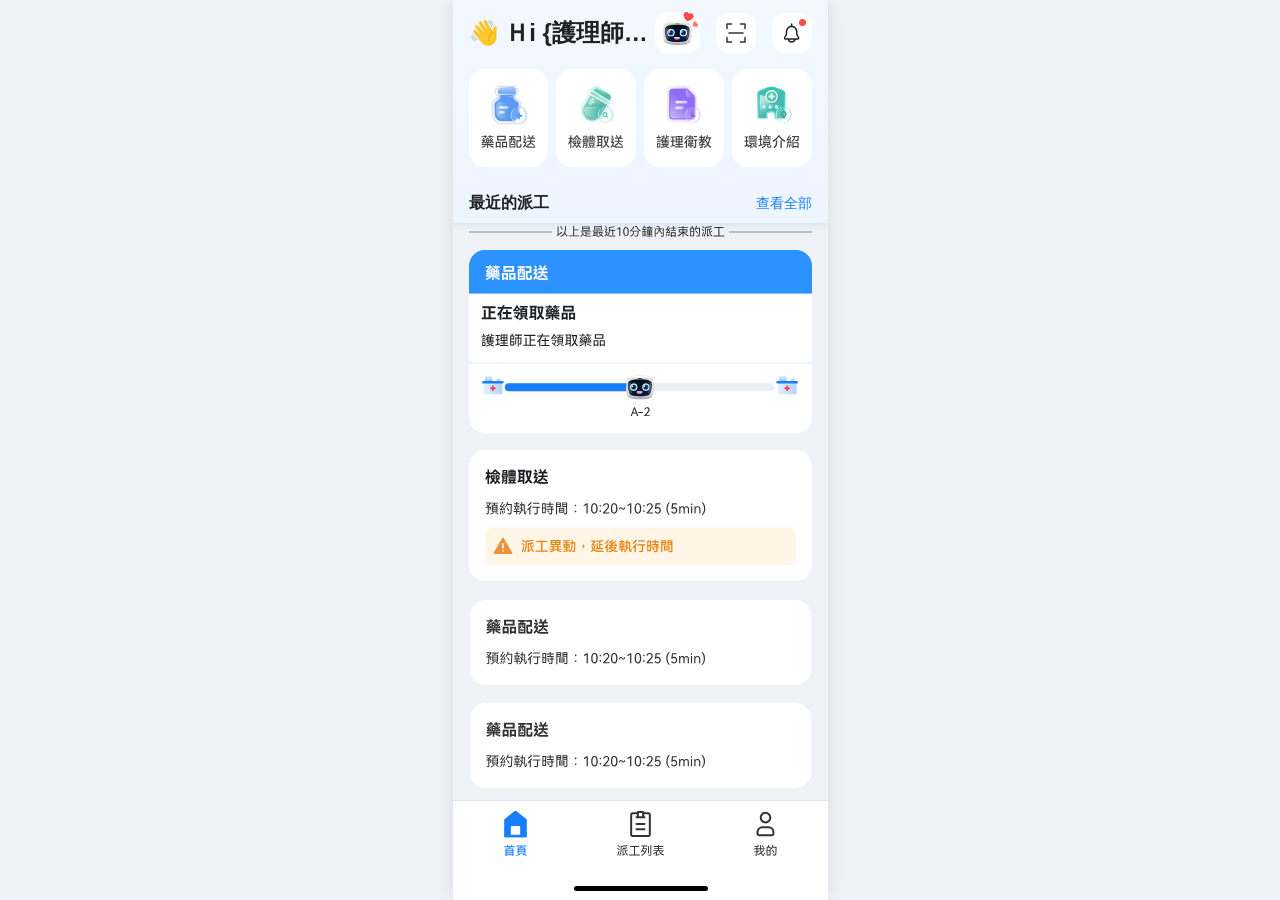
<file: index.html>
<!DOCTYPE html>
<html lang="zh-TW">
<head>
  <meta charset="UTF-8">
  <meta name="viewport" content="width=device-width, initial-scale=1.0, maximum-scale=1.0, user-scalable=no, viewport-fit=cover">
  <meta name="apple-mobile-web-app-capable" content="yes">
  <meta name="apple-mobile-web-app-status-bar-style" content="black-translucent">
  <meta http-equiv="Cache-Control" content="no-cache, no-store, must-revalidate">
  <meta http-equiv="Pragma" content="no-cache">
  <meta http-equiv="Expires" content="0">
  <title>護理協作APP</title>
  <link rel="stylesheet" href="styles.css?v=8">
</head>
<body>

<div class="phone-frame">

  <!-- ==================== 首頁面板 ==================== -->
  <div class="page-panel active" id="page-home">
    <header class="sticky-header home-header">
      <div class="header-row">
        <h1 class="greeting">👋 Ｈi {護理師名稱}</h1>
        <div class="header-icons">
          <img src="icons/header-icon-camera.svg" alt="camera" width="45" height="41">
          <img src="icons/header-icon-scan.svg" alt="scan" width="40" height="40">
          <img src="icons/header-icon-msg.svg" alt="messages" width="40" height="40">
        </div>
      </div>
      <div class="quick-actions">
        <img src="icons/action-medication.svg" alt="藥品配送" width="80" height="98">
        <img src="icons/action-specimen.svg" alt="檢體取送" width="80" height="98">
        <img src="icons/action-education.svg" alt="護理衛教" width="80" height="98">
        <img src="icons/action-environment.svg" alt="環境介紹" width="80" height="98">
      </div>
      <div class="section-header">
        <h2 class="section-title">最近的派工</h2>
        <a href="#" class="view-all">查看全部</a>
      </div>
    </header>

    <div class="scroll-content">
      <div class="task-list">
        <object class="task-img" data="icons/task-completed-component.svg" type="image/svg+xml" aria-label="藥品任務"></object>
        <object class="task-img" data="icons/task-aborted-component.svg" type="image/svg+xml" aria-label="藥品任務"></object>
        <object class="task-img task-divider" data="icons/divider-frame.svg" type="image/svg+xml" aria-label=""></object>
        <object id="active-task-card" class="task-img" data="icons/task-active.svg" type="image/svg+xml" aria-label="正在領取藥品"></object>
        <object class="task-img" data="icons/task-specimen.svg" type="image/svg+xml" aria-label="檢體取送"></object>
        <object class="task-img" data="icons/task-pending1.svg" type="image/svg+xml" aria-label="藥品配送"></object>
        <object class="task-img" data="icons/task-pending2.svg" type="image/svg+xml" aria-label="藥品配送"></object>
      </div>
    </div>
  </div>

  <!-- ==================== 派工列表面板 ==================== -->
  <div class="page-panel" id="page-task-list">
    <header class="sticky-header tasklist-header">
      <div class="header-bar">
        <button class="back-btn" aria-label="返回">
          <svg width="24" height="24" viewBox="0 0 24 24" fill="none">
            <path d="M15 18L9 12L15 6" stroke="#1F2124" stroke-width="2" stroke-linecap="round" stroke-linejoin="round"/>
          </svg>
        </button>
        <div class="header-date">
          <div class="date-today">今日</div>
          <div class="date-full">10/31 (四)</div>
        </div>
        <button class="forward-btn" aria-label="前进">
          <svg width="24" height="24" viewBox="0 0 24 24" fill="none">
            <path d="M9 18L15 12L9 6" stroke="#1F2124" stroke-width="2" stroke-linecap="round" stroke-linejoin="round"/>
          </svg>
        </button>
      </div>
      <div class="filter-tabs">
        <button class="tab active">全部(9)</button>
        <button class="tab">待執行(3)</button>
        <button class="tab">執行中(3)</button>
        <button class="tab">已結束(3)</button>
      </div>
    </header>

    <div class="scroll-content">
      <div class="task-list">
        <div class="shift-section">
          <div class="shift-header">
            <span class="shift-icon">☀️</span>
            <span class="shift-name">白班</span>
          </div>
          <div class="shift-desc">你工作時段的派工</div>
        </div>

        <div class="task-card task-done">
          <div class="task-top">
            <span class="task-title">藥品配送</span>
            <span class="task-source">勤務派工 (系統)</span>
          </div>
          <div class="task-bottom">
            <span class="task-status">於 10:20 結束</span>
          </div>
        </div>

        <div class="task-card task-done">
          <div class="task-top">
            <span class="task-title">檢體取送</span>
            <span class="task-source">你派工 (系統)</span>
          </div>
          <div class="task-bottom">
            <span class="task-status">於 10:00 任務終止執行</span>
          </div>
        </div>

        <div class="task-card task-active-card">
          <div class="task-header">
            <span class="task-title">藥品配送</span>
            <span class="task-source">勤務派工 (系統)</span>
          </div>
          <div class="task-progress-section">
            <div class="progress-title">正在領取藥品</div>
            <div class="progress-desc">護理師正在領取藥品</div>
          </div>
          <div class="progress-bar-wrapper">
            <div class="progress-bar">
              <div class="progress-fill" style="width: 50%"></div>
            </div>
            <div class="progress-locations">
              <span>護理站</span>
              <span>A-2</span>
              <span>護理站</span>
            </div>
          </div>
        </div>

        <div class="task-card task-active-card">
          <div class="task-header">
            <span class="task-title">檢體取送</span>
            <span class="task-source">你派工 (系統)</span>
          </div>
          <div class="task-progress-section">
            <div class="progress-title">請前往 B-1 區交付檢體</div>
            <div class="progress-desc">請儘速前來，避免機器人超時離去</div>
          </div>
          <div class="progress-bar-wrapper">
            <div class="progress-bar">
              <div class="progress-fill" style="width: 50%"></div>
            </div>
            <div class="progress-locations">
              <span>檢體站</span>
              <span>B-1</span>
              <span>檢體站</span>
            </div>
          </div>
        </div>

        <div class="shift-divider">
          <div class="divider-line"></div>
          <span class="divider-text">因轉換班別，不執行派工記錄 (4)</span>
          <div class="divider-line"></div>
        </div>

        <div class="task-card task-disabled">
          <div class="task-top">
            <span class="task-title">環境介紹-帶入病室</span>
          </div>
          <div class="task-bottom">
            <span class="task-status">無法執行派工，請自行執行環境介紹</span>
          </div>
        </div>

        <div class="task-card task-disabled">
          <div class="task-top">
            <span class="task-title">檢體取送</span>
          </div>
          <div class="task-bottom">
            <span class="task-status">無法執行派工，請自行將檢體送往檢體站</span>
          </div>
        </div>

        <div class="task-card task-disabled">
          <div class="task-top">
            <span class="task-title">藥品配送</span>
          </div>
          <div class="task-bottom">
            <span class="task-status">無法執行派工，請自行前往護理站領藥</span>
          </div>
        </div>

        <div class="task-card task-disabled">
          <div class="task-top">
            <span class="task-title">護理衛教</span>
          </div>
          <div class="task-bottom">
            <span class="task-status">無法執行派工，請重新預約衛教</span>
          </div>
        </div>
      </div>
    </div>
  </div>

  <!-- ==================== 共用底部導航 ==================== -->
  <nav class="bottom-nav">
    <img class="nav-bg" src="icons/bottom-nav.svg" alt="navigation" width="375" height="100">
    <div class="nav-hit-area" data-page="home"></div>
    <div class="nav-hit-area" data-page="task-list"></div>
    <div class="nav-hit-area" data-page="my"></div>
  </nav>

</div>

<script>
(function() {
  var pageHome = document.getElementById('page-home');
  var pageTaskList = document.getElementById('page-task-list');
  var navItems = document.querySelectorAll('.nav-hit-area');
  var navBg = document.querySelector('.nav-bg');
  var homeScrollEl = pageHome.querySelector('.scroll-content');
  var activeCard = document.getElementById('active-task-card');
  var hasScrolledToActive = false;

  function scrollToActiveCard() {
    if (!activeCard || !homeScrollEl) return;

    homeScrollEl.scrollTop = 0;

    function tryScroll(attempt) {
      if (activeCard.offsetHeight < 10 && attempt < 20) {
        setTimeout(function() { tryScroll(attempt + 1); }, 100);
        return;
      }

      requestAnimationFrame(function() {
        requestAnimationFrame(function() {
          var cardRect = activeCard.getBoundingClientRect();
          var containerRect = homeScrollEl.getBoundingClientRect();
          var cardCenter = cardRect.top + cardRect.height / 2;
          var containerCenter = containerRect.top + containerRect.height / 2;
          homeScrollEl.scrollTo({ top: cardCenter - containerCenter, behavior: 'smooth' });
          hasScrolledToActive = true;
        });
      });
    }

    tryScroll(0);
  }

  function switchPage(pageName) {
    if (pageName === 'home') {
      pageHome.classList.add('active');
      pageTaskList.classList.remove('active');
      navBg.src = 'icons/bottom-nav.svg';
      scrollToActiveCard();
    } else if (pageName === 'task-list') {
      pageHome.classList.remove('active');
      pageTaskList.classList.add('active');
      navBg.src = 'icons/bottom-nav-tasklist.svg';
    }

    var targetPanel = pageName === 'home' ? pageHome : pageTaskList;
    var scrollContent = targetPanel.querySelector('.scroll-content');
    if (scrollContent && pageName !== 'home') {
      scrollContent.scrollTop = 0;
    }
  }

  function onNavClick() {
    var page = this.getAttribute('data-page');
    if (page === 'my') return;
    switchPage(page);
  }

  navItems.forEach(function(item) {
    item.addEventListener('click', onNavClick);
    item.addEventListener('touchend', function(e) {
      e.preventDefault();
      onNavClick.call(this);
    });
  });

  var homeHeaderEl = pageHome.querySelector('.home-header');
  if (homeScrollEl && homeHeaderEl) {
    homeScrollEl.addEventListener('scroll', function() {
      homeHeaderEl.classList.toggle('scrolled', homeScrollEl.scrollTop > 0);
    });
  }

  var tasklistScrollEl = pageTaskList.querySelector('.scroll-content');
  var tasklistHeaderEl = pageTaskList.querySelector('.tasklist-header');
  if (tasklistScrollEl && tasklistHeaderEl) {
    tasklistScrollEl.addEventListener('scroll', function() {
      tasklistHeaderEl.classList.toggle('scrolled', tasklistScrollEl.scrollTop > 0);
    });
  }

  setTimeout(scrollToActiveCard, 300);
})();
</script>
</body>
</html>
</file>
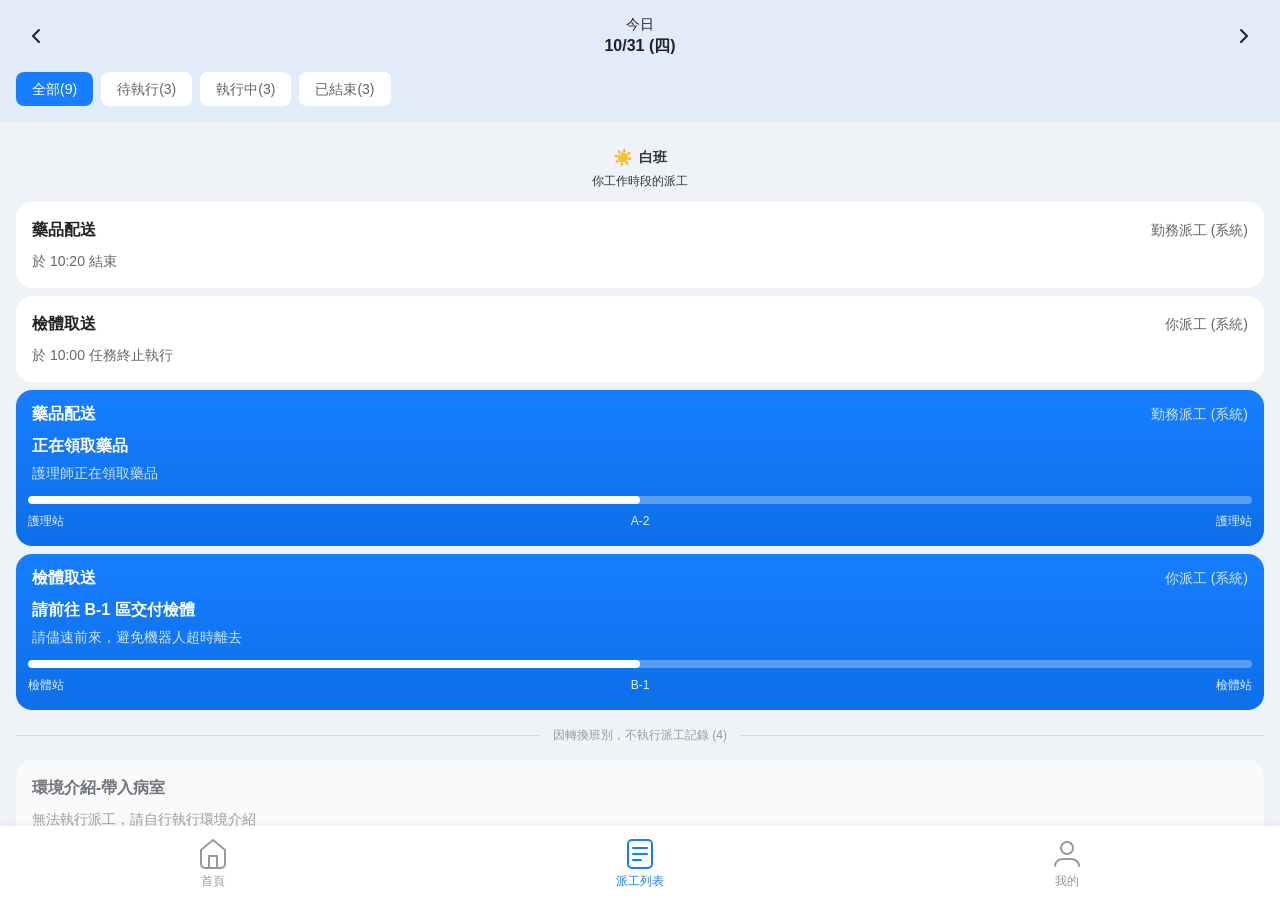
<file: task-list.html>
<!DOCTYPE html>
<html lang="zh-TW">
<head>
  <meta charset="UTF-8">
  <meta name="viewport" content="width=device-width, initial-scale=1.0, viewport-fit=cover">
  <title>派工列表</title>
  <link rel="stylesheet" href="task-list-styles.css">
</head>
<body>
  <div class="phone-frame">
    <header class="sticky-header">
      <div class="header-bar">
        <button class="back-btn" aria-label="返回">
          <svg width="24" height="24" viewBox="0 0 24 24" fill="none">
            <path d="M15 18L9 12L15 6" stroke="#1F2124" stroke-width="2" stroke-linecap="round" stroke-linejoin="round"/>
          </svg>
        </button>
        <div class="header-date">
          <div class="date-today">今日</div>
          <div class="date-full">10/31 (四)</div>
        </div>
        <button class="forward-btn" aria-label="前进">
          <svg width="24" height="24" viewBox="0 0 24 24" fill="none">
            <path d="M9 18L15 12L9 6" stroke="#1F2124" stroke-width="2" stroke-linecap="round" stroke-linejoin="round"/>
          </svg>
        </button>
      </div>
      <div class="filter-tabs">
        <button class="tab active">全部(9)</button>
        <button class="tab">待執行(3)</button>
        <button class="tab">執行中(3)</button>
        <button class="tab">已結束(3)</button>
      </div>
    </header>

    <div class="scroll-content">
      <div class="task-list">
        <div class="shift-section">
          <div class="shift-header">
            <span class="shift-icon">☀️</span>
            <span class="shift-name">白班</span>
          </div>
          <div class="shift-desc">你工作時段的派工</div>
        </div>

        <div class="task-card task-done">
          <div class="task-top">
            <span class="task-title">藥品配送</span>
            <span class="task-source">勤務派工 (系統)</span>
          </div>
          <div class="task-bottom">
            <span class="task-status">於 10:20 結束</span>
          </div>
        </div>

        <div class="task-card task-done">
          <div class="task-top">
            <span class="task-title">檢體取送</span>
            <span class="task-source">你派工 (系統)</span>
          </div>
          <div class="task-bottom">
            <span class="task-status">於 10:00 任務終止執行</span>
          </div>
        </div>

        <div class="task-card task-active">
          <div class="task-header">
            <span class="task-title">藥品配送</span>
            <span class="task-source">勤務派工 (系統)</span>
          </div>
          <div class="task-progress-section">
            <div class="progress-title">正在領取藥品</div>
            <div class="progress-desc">護理師正在領取藥品</div>
          </div>
          <div class="progress-bar-wrapper">
            <div class="progress-bar">
              <div class="progress-fill" style="width: 50%"></div>
            </div>
            <div class="progress-locations">
              <span>護理站</span>
              <span>A-2</span>
              <span>護理站</span>
            </div>
          </div>
        </div>

        <div class="task-card task-active">
          <div class="task-header">
            <span class="task-title">檢體取送</span>
            <span class="task-source">你派工 (系統)</span>
          </div>
          <div class="task-progress-section">
            <div class="progress-title">請前往 B-1 區交付檢體</div>
            <div class="progress-desc">請儘速前來，避免機器人超時離去</div>
          </div>
          <div class="progress-bar-wrapper">
            <div class="progress-bar">
              <div class="progress-fill" style="width: 50%"></div>
            </div>
            <div class="progress-locations">
              <span>檢體站</span>
              <span>B-1</span>
              <span>檢體站</span>
            </div>
          </div>
        </div>

        <div class="shift-divider">
          <div class="divider-line"></div>
          <span class="divider-text">因轉換班別，不執行派工記錄 (4)</span>
          <div class="divider-line"></div>
        </div>

        <div class="task-card task-disabled">
          <div class="task-top">
            <span class="task-title">環境介紹-帶入病室</span>
          </div>
          <div class="task-bottom">
            <span class="task-status">無法執行派工，請自行執行環境介紹</span>
          </div>
        </div>

        <div class="task-card task-disabled">
          <div class="task-top">
            <span class="task-title">檢體取送</span>
          </div>
          <div class="task-bottom">
            <span class="task-status">無法執行派工，請自行將檢體送往檢體站</span>
          </div>
        </div>

        <div class="task-card task-disabled">
          <div class="task-top">
            <span class="task-title">藥品配送</span>
          </div>
          <div class="task-bottom">
            <span class="task-status">無法執行派工，請自行前往護理站領藥</span>
          </div>
        </div>

        <div class="task-card task-disabled">
          <div class="task-top">
            <span class="task-title">護理衛教</span>
          </div>
          <div class="task-bottom">
            <span class="task-status">無法執行派工，請重新預約衛教</span>
          </div>
        </div>
      </div>
    </div>

    <nav class="bottom-nav">
      <div class="nav-item">
        <svg width="32" height="32" viewBox="0 0 32 32" fill="none">
          <path d="M4 12L16 2L28 12V26C28 27.0609 27.5786 28.0783 26.8284 28.8284C26.0783 29.5786 25.0609 30 24 30H8C6.93913 30 5.92172 29.5786 5.17157 28.8284C4.42143 28.0783 4 27.0609 4 26V12Z" stroke="#999999" stroke-width="2" stroke-linecap="round" stroke-linejoin="round"/>
          <path d="M12 30V18H20V30" stroke="#999999" stroke-width="2" stroke-linecap="round" stroke-linejoin="round"/>
        </svg>
        <span>首頁</span>
      </div>
      <div class="nav-item active">
        <svg width="32" height="32" viewBox="0 0 32 32" fill="none">
          <rect x="4" y="2" width="24" height="28" rx="4" stroke="#167EFF" stroke-width="2"/>
          <path d="M9 10H23" stroke="#167EFF" stroke-width="2" stroke-linecap="round"/>
          <path d="M9 16H23" stroke="#167EFF" stroke-width="2" stroke-linecap="round"/>
          <path d="M9 22H17" stroke="#167EFF" stroke-width="2" stroke-linecap="round"/>
        </svg>
        <span>派工列表</span>
      </div>
      <div class="nav-item">
        <svg width="32" height="32" viewBox="0 0 32 32" fill="none">
          <circle cx="16" cy="10" r="6" stroke="#999999" stroke-width="2"/>
          <path d="M28 28C28 24.134 24.4183 21 20 21H12C7.58172 21 4 24.134 4 28" stroke="#999999" stroke-width="2" stroke-linecap="round"/>
        </svg>
        <span>我的</span>
      </div>
    </nav>
  </div>
</body>
</html>
</file>
<file: styles.css>
*, *::before, *::after { margin:0; padding:0; box-sizing:border-box; }

html, body {
  width: 100%;
  font-family: 'HarmonyOS Sans TC', -apple-system, BlinkMacSystemFont, 'Segoe UI', Roboto, sans-serif;
  background: #EFF3F7;
  color: #1F2124;
  -webkit-font-smoothing: antialiased;
  -moz-osx-font-smoothing: grayscale;
  height: 100%;
  overflow: hidden;
}

.phone-frame {
  width: 100%;
  height: 100dvh;
  height: 100vh;
  background: #EFF3F7;
  overflow: hidden;
  display: flex;
  flex-direction: column;
  padding-top: env(safe-area-inset-top);
}

@supports (padding-top: env(safe-area-inset-top)) {
  .phone-frame {
    height: calc(100vh - env(safe-area-inset-bottom));
  }
}

/* ==================== PAGE PANELS ==================== */

.page-panel {
  display: none;
  flex-direction: column;
  flex: 1;
  overflow: hidden;
}

.page-panel.active {
  display: flex;
}

/* ==================== STICKY HEADER ==================== */

.sticky-header {
  flex-shrink: 0;
  position: relative;
  z-index: 10;
  box-shadow: none;
  transition: box-shadow 0.15s ease;
}

.sticky-header.scrolled {
  box-shadow: 0px 2px 6px rgba(29, 118, 202, 0.12);
}

/* ---- Home header (首頁) ---- */

.home-header {
  background: linear-gradient(180deg, #F3F8FF 0%, #EDF5FF 100%);
}

.header-row {
  display: flex;
  justify-content: space-between;
  align-items: center;
  padding: 12px 16px 16px;
}

.greeting {
  font-size: 24px;
  font-weight: 700;
  line-height: 36px;
  color: #1F2124;
  flex: 1;
  min-width: 0;
  overflow: hidden;
  text-overflow: ellipsis;
  white-space: nowrap;
}

.header-icons {
  display: flex;
  gap: 16px;
  align-items: center;
  flex-shrink: 0;
}

.header-icons img {
  display: block;
}

.quick-actions {
  display: flex;
  justify-content: space-between;
  gap: 8px;
  padding: 0 16px 8px;
}

.quick-actions img {
  display: block;
  flex: 1;
  min-width: 0;
  width: 100%;
  height: auto;
}

.section-header {
  display: flex;
  justify-content: space-between;
  align-items: center;
  padding: 16px 16px 8px;
}

.section-title {
  font-size: 16px;
  font-weight: 700;
  line-height: 24px;
  color: #1F2124;
}

.view-all {
  font-size: 14px;
  font-weight: 500;
  line-height: 22px;
  color: #167EFF;
  text-decoration: none;
}

/* ---- Task list header (派工列表) ---- */

.tasklist-header {
  background: #E2ECF9;
}

.header-bar {
  display: flex;
  justify-content: space-between;
  align-items: center;
  padding: 14px 16px;
}

.back-btn, .forward-btn {
  width: 40px;
  height: 40px;
  border: none;
  background: transparent;
  cursor: pointer;
  display: flex;
  align-items: center;
  justify-content: center;
  padding: 0;
  flex-shrink: 0;
}

.header-date {
  text-align: center;
  flex: 1;
}

.date-today {
  font-size: 14px;
  font-weight: 500;
  line-height: 20px;
  color: #1F2124;
}

.date-full {
  font-size: 16px;
  font-weight: 700;
  line-height: 24px;
  color: #1F2124;
}

.filter-tabs {
  display: flex;
  gap: 8px;
  padding: 0 16px 16px;
  overflow-x: auto;
  -webkit-overflow-scrolling: touch;
  scrollbar-width: none;
}

.filter-tabs::-webkit-scrollbar {
  display: none;
}

.tab {
  flex-shrink: 0;
  padding: 6px 16px;
  border: none;
  border-radius: 8px;
  font-size: 14px;
  font-weight: 500;
  line-height: 22px;
  color: #666666;
  background: #FFFFFF;
  cursor: pointer;
  transition: all 0.2s ease;
}

.tab.active {
  background: #167EFF;
  color: #FFFFFF;
}

/* ==================== SCROLLABLE CONTENT ==================== */

.scroll-content {
  position: relative;
  flex: 1;
  overflow-y: auto;
  -webkit-overflow-scrolling: touch;
  overflow-x: hidden;
}

.task-list {
  display: flex;
  flex-direction: column;
  gap: 8px;
  padding: 16px 16px 12px;
  align-items: stretch;
}

.task-img {
  display: block;
  width: 100%;
  border: none;
  pointer-events: none;
  overflow: hidden;
}

/* ==================== TASK CARD STYLES (派工列表) ==================== */

.shift-section {
  text-align: center;
  padding: 8px 0 4px;
}

.shift-header {
  display: flex;
  align-items: center;
  justify-content: center;
  gap: 6px;
  margin-bottom: 4px;
}

.shift-icon {
  font-size: 16px;
}

.shift-name {
  font-size: 14px;
  font-weight: 700;
  line-height: 22px;
  color: #333333;
}

.shift-desc {
  font-size: 12px;
  font-weight: 400;
  line-height: 18px;
  color: #333333;
}

.task-card {
  background: #FFFFFF;
  border-radius: 16px;
  padding: 16px;
  width: 100%;
}

.task-card.task-disabled {
  opacity: 0.6;
}

.task-card.task-active-card {
  background: linear-gradient(180deg, #167EFF 0%, #0D6FE8 100%);
  padding: 0;
  overflow: hidden;
}

.task-top, .task-header {
  display: flex;
  justify-content: space-between;
  align-items: center;
  margin-bottom: 8px;
}

.task-card.task-active-card .task-header {
  padding: 12px 16px 0;
  margin-bottom: 0;
}

.task-title {
  font-size: 16px;
  font-weight: 700;
  line-height: 24px;
  color: #1F2124;
}

.task-card.task-active-card .task-title {
  color: #FFFFFF;
}

.task-source {
  font-size: 14px;
  font-weight: 400;
  line-height: 22px;
  color: #666666;
}

.task-card.task-active-card .task-source {
  color: rgba(255, 255, 255, 0.8);
}

.task-bottom {
  display: flex;
  align-items: center;
}

.task-status {
  font-size: 14px;
  font-weight: 400;
  line-height: 22px;
  color: #666666;
}

.task-progress-section {
  padding: 8px 16px 12px;
}

.progress-title {
  font-size: 16px;
  font-weight: 700;
  line-height: 24px;
  color: #FFFFFF;
  margin-bottom: 4px;
}

.progress-desc {
  font-size: 14px;
  font-weight: 400;
  line-height: 22px;
  color: rgba(255, 255, 255, 0.8);
}

.progress-bar-wrapper {
  padding: 0 12px 16px;
}

.progress-bar {
  height: 8px;
  background: rgba(255, 255, 255, 0.3);
  border-radius: 4px;
  overflow: hidden;
  margin-bottom: 8px;
  position: relative;
}

.progress-fill {
  height: 100%;
  background: #FFFFFF;
  border-radius: 4px;
  position: relative;
}

.progress-locations {
  display: flex;
  justify-content: space-between;
  font-size: 12px;
  font-weight: 500;
  line-height: 18px;
  color: rgba(255, 255, 255, 0.9);
}

.shift-divider {
  display: flex;
  align-items: center;
  gap: 12px;
  padding: 8px 0;
}

.divider-line {
  flex: 1;
  height: 1px;
  background: #D9D9D9;
}

.divider-text {
  font-size: 12px;
  font-weight: 400;
  line-height: 18px;
  color: #999999;
  white-space: nowrap;
}

/* ==================== BOTTOM NAVIGATION ==================== */

.bottom-nav {
  flex-shrink: 0;
  position: relative;
  line-height: 0;
  padding-bottom: env(safe-area-inset-bottom);
  z-index: 10;
}

.nav-bg {
  display: block;
  width: 100%;
  height: auto;
}

.nav-hit-area {
  position: absolute;
  top: 0;
  bottom: 0;
  width: 33.33%;
  z-index: 5;
  cursor: pointer;
  -webkit-tap-highlight-color: transparent;
}

.nav-hit-area[data-page="home"] {
  left: 0;
}

.nav-hit-area[data-page="task-list"] {
  left: 33.33%;
}

.nav-hit-area[data-page="my"] {
  left: 66.66%;
}

/* ==================== RESPONSIVE ==================== */

@media screen and (min-width: 768px) {
  .phone-frame {
    max-width: 375px;
    margin: 0 auto;
    box-shadow: 0 0 20px rgba(0,0,0,0.1);
    padding-top: 0;
  }

  @supports (padding-top: env(safe-area-inset-top)) {
    .phone-frame {
      height: 100vh;
    }
  }
}
</file>
<file: task-list-styles.css>
*, *::before, *::after { margin:0; padding:0; box-sizing:border-box; }

html, body {
  width: 100%;
  font-family: 'HarmonyOS Sans TC', -apple-system, BlinkMacSystemFont, 'Segoe UI', Roboto, sans-serif;
  background: #EFF3F7;
  color: #1F2124;
  -webkit-font-smoothing: antialiased;
  -moz-osx-font-smoothing: grayscale;
  height: 100%;
  overflow: hidden;
}

.phone-frame {
  width: 100%;
  height: 100dvh;
  height: 100vh;
  background: #EFF3F7;
  overflow: hidden;
  display: flex;
  flex-direction: column;
  padding-top: env(safe-area-inset-top);
}

@supports (padding-top: env(safe-area-inset-top)) {
  .phone-frame {
    height: calc(100vh - env(safe-area-inset-bottom));
  }
}

/* ==================== STICKY HEADER ==================== */

.sticky-header {
  flex-shrink: 0;
  position: relative;
  z-index: 10;
  background: #E2ECF9;
  box-shadow: none;
  transition: box-shadow 0.15s ease;
}

.sticky-header.scrolled {
  box-shadow: 0px 2px 6px rgba(29, 118, 202, 0.12);
}

/* ---- Header bar ---- */
.header-bar {
  display: flex;
  justify-content: space-between;
  align-items: center;
  padding: 14px 16px;
}

.back-btn, .forward-btn {
  width: 40px;
  height: 40px;
  border: none;
  background: transparent;
  cursor: pointer;
  display: flex;
  align-items: center;
  justify-content: center;
  padding: 0;
  flex-shrink: 0;
}

.header-date {
  text-align: center;
  flex: 1;
}

.date-today {
  font-size: 14px;
  font-weight: 500;
  line-height: 20px;
  color: #1F2124;
}

.date-full {
  font-size: 16px;
  font-weight: 700;
  line-height: 24px;
  color: #1F2124;
}

/* ---- Filter tabs ---- */
.filter-tabs {
  display: flex;
  gap: 8px;
  padding: 0 16px 16px;
  overflow-x: auto;
  -webkit-overflow-scrolling: touch;
  scrollbar-width: none;
}

.filter-tabs::-webkit-scrollbar {
  display: none;
}

.tab {
  flex-shrink: 0;
  padding: 6px 16px;
  border: none;
  border-radius: 8px;
  font-size: 14px;
  font-weight: 500;
  line-height: 22px;
  color: #666666;
  background: #FFFFFF;
  cursor: pointer;
  transition: all 0.2s ease;
}

.tab.active {
  background: #167EFF;
  color: #FFFFFF;
}

/* ==================== SCROLL CONTENT ==================== */

.scroll-content {
  flex: 1;
  overflow-y: auto;
  -webkit-overflow-scrolling: touch;
  overflow-x: hidden;
}

.task-list {
  display: flex;
  flex-direction: column;
  gap: 8px;
  padding: 16px 16px 12px;
  align-items: stretch;
}

/* ---- Shift section ---- */

.shift-section {
  text-align: center;
  padding: 8px 0 4px;
}

.shift-header {
  display: flex;
  align-items: center;
  justify-content: center;
  gap: 6px;
  margin-bottom: 4px;
}

.shift-icon {
  font-size: 16px;
}

.shift-name {
  font-size: 14px;
  font-weight: 700;
  line-height: 22px;
  color: #333333;
}

.shift-desc {
  font-size: 12px;
  font-weight: 400;
  line-height: 18px;
  color: #333333;
}

/* ---- Task cards ---- */

.task-card {
  background: #FFFFFF;
  border-radius: 16px;
  padding: 16px;
  width: 100%;
}

.task-card.task-done {
  padding: 16px;
}

.task-card.task-active {
  background: linear-gradient(180deg, #167EFF 0%, #0D6FE8 100%);
  padding: 0;
  overflow: hidden;
}

.task-card.task-disabled {
  opacity: 0.6;
}

.task-top, .task-header {
  display: flex;
  justify-content: space-between;
  align-items: center;
  margin-bottom: 8px;
}

.task-card.task-active .task-header {
  padding: 12px 16px 0;
  margin-bottom: 0;
}

.task-title {
  font-size: 16px;
  font-weight: 700;
  line-height: 24px;
  color: #1F2124;
}

.task-card.task-active .task-title {
  color: #FFFFFF;
}

.task-source {
  font-size: 14px;
  font-weight: 400;
  line-height: 22px;
  color: #666666;
}

.task-card.task-active .task-source {
  color: rgba(255, 255, 255, 0.8);
}

.task-bottom {
  display: flex;
  align-items: center;
}

.task-status {
  font-size: 14px;
  font-weight: 400;
  line-height: 22px;
  color: #666666;
}

.task-card.task-done .task-status {
  color: #666666;
}

/* ---- Active task progress ---- */

.task-progress-section {
  padding: 8px 16px 12px;
}

.progress-title {
  font-size: 16px;
  font-weight: 700;
  line-height: 24px;
  color: #FFFFFF;
  margin-bottom: 4px;
}

.progress-desc {
  font-size: 14px;
  font-weight: 400;
  line-height: 22px;
  color: rgba(255, 255, 255, 0.8);
}

.progress-bar-wrapper {
  padding: 0 12px 16px;
}

.progress-bar {
  height: 8px;
  background: rgba(255, 255, 255, 0.3);
  border-radius: 4px;
  overflow: hidden;
  margin-bottom: 8px;
  position: relative;
}

.progress-fill {
  height: 100%;
  background: #FFFFFF;
  border-radius: 4px;
  position: relative;
}

.progress-locations {
  display: flex;
  justify-content: space-between;
  font-size: 12px;
  font-weight: 500;
  line-height: 18px;
  color: rgba(255, 255, 255, 0.9);
}

/* ---- Shift divider ---- */

.shift-divider {
  display: flex;
  align-items: center;
  gap: 12px;
  padding: 8px 0;
}

.divider-line {
  flex: 1;
  height: 1px;
  background: #D9D9D9;
}

.divider-text {
  font-size: 12px;
  font-weight: 400;
  line-height: 18px;
  color: #999999;
  white-space: nowrap;
}

/* ==================== BOTTOM NAVIGATION ==================== */

.bottom-nav {
  flex-shrink: 0;
  background: #FFFFFF;
  display: flex;
  justify-content: space-around;
  align-items: flex-start;
  padding: 8px 0 0;
  padding-bottom: calc(8px + env(safe-area-inset-bottom));
  box-shadow: 0px -1px 8px rgba(0, 0, 0, 0.06);
  z-index: 10;
}

.nav-item {
  display: flex;
  flex-direction: column;
  align-items: center;
  gap: 4px;
  padding: 4px 0;
  cursor: pointer;
  flex: 1;
}

.nav-item svg {
  display: block;
}

.nav-item span {
  font-size: 12px;
  font-weight: 400;
  line-height: 14px;
  color: #999999;
}

.nav-item.active span {
  color: #167EFF;
  font-weight: 500;
}
</file>
